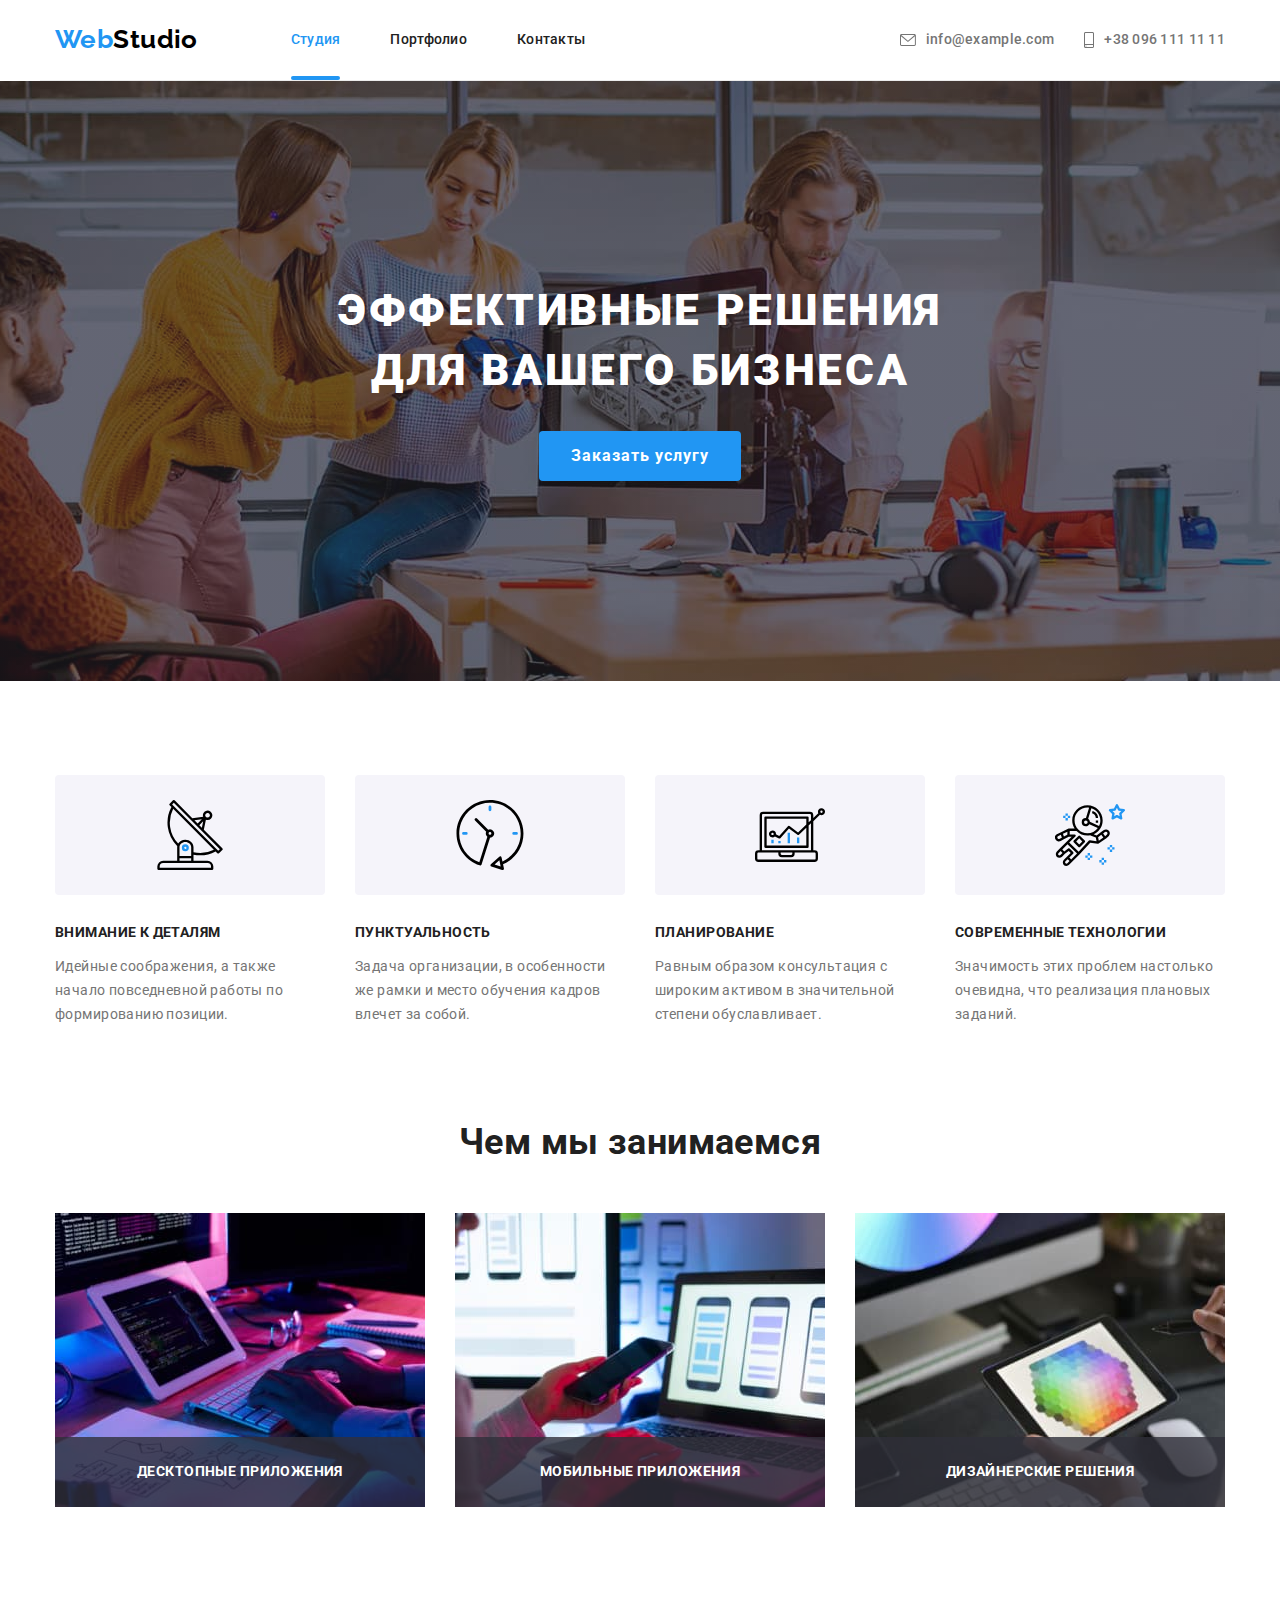
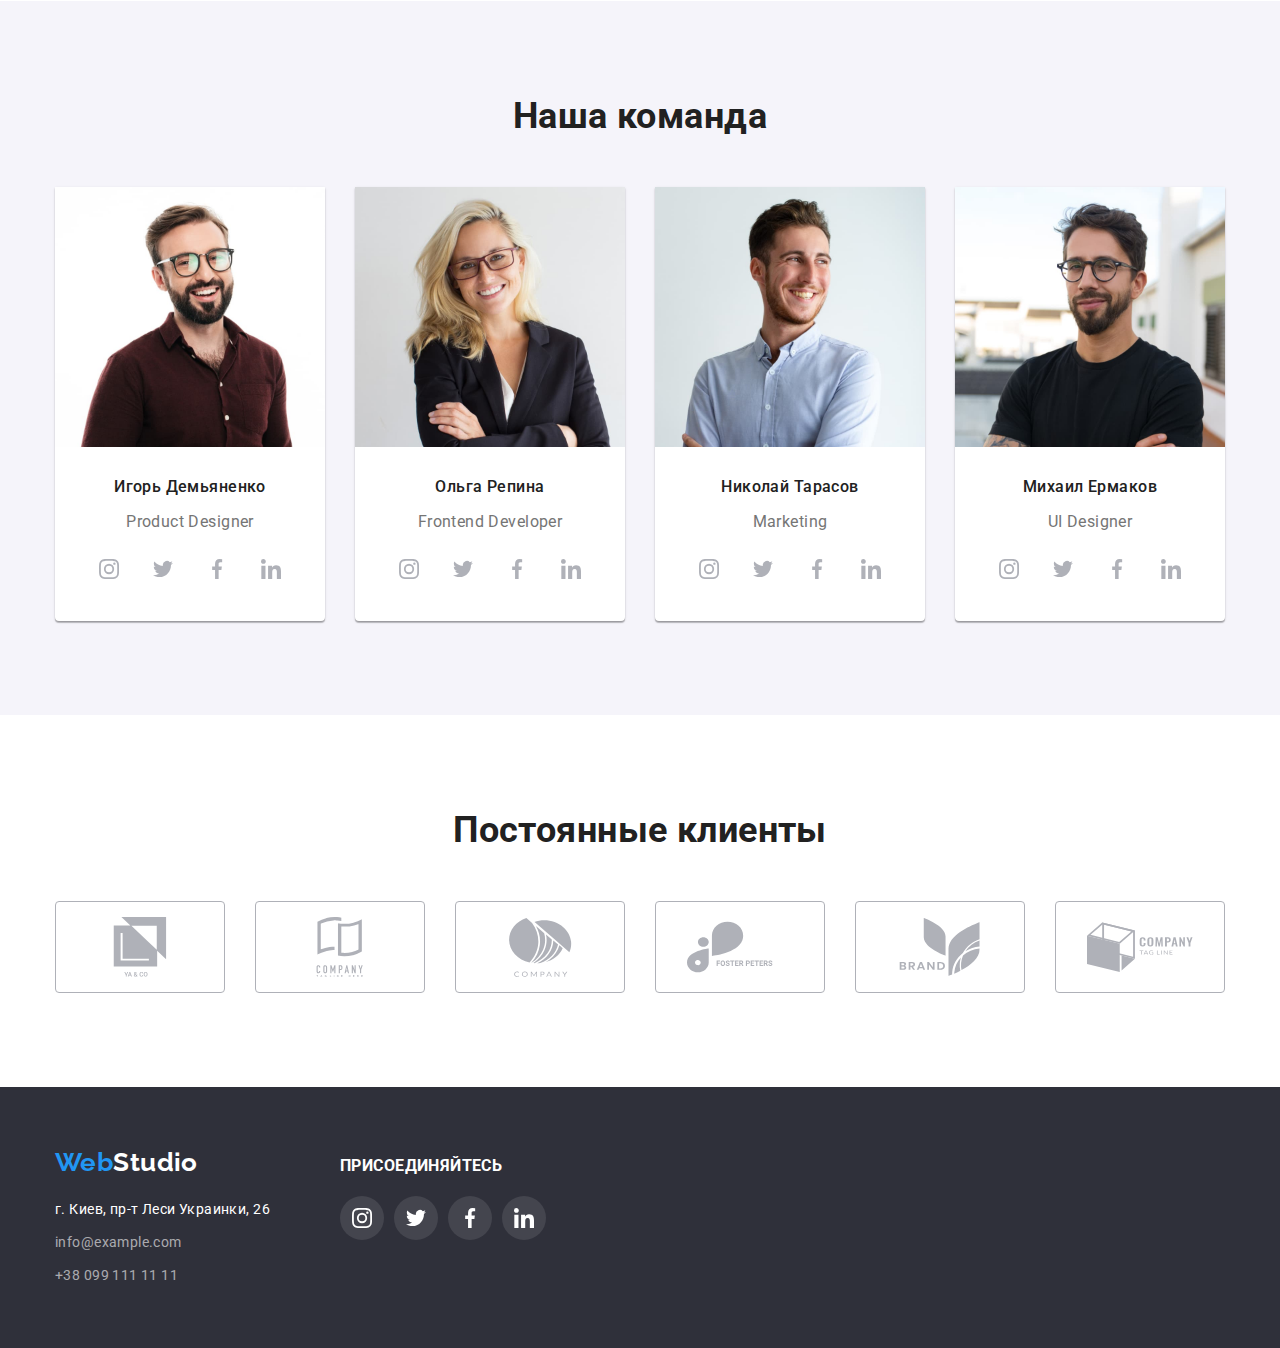
<file: index.html>
<!DOCTYPE html>
<html lang="ru">
  <head>
    <meta charset="UTF-8" />
    <meta http-equiv="X-UA-Compatible" content="IE=edge" />
    <meta name="viewport" content="width=device-width, initial-scale=1.0" />
    <link
      href="https://fonts.googleapis.com/css2?family=Raleway:wght@700&family=Roboto:wght@400;500;700;900&display=swap"
      rel="stylesheet"
    />
    <link
      rel="stylesheet"
      href="https://cdnjs.cloudflare.com/ajax/libs/modern-normalize/1.1.0/modern-normalize.min.css"
    />
    <link rel="stylesheet" href="./css/style.css" />
    <title>Document</title>
  </head>

  <body>
    <!--ШАПКА-->

    <header>
      <div class="container main-nav">
        <nav class="logo-nav">
          <a href="./index.html" lang="en" class="logo">
            <span class="logo-color">Web</span>Studio</a
          >
          <ul class="site-nav list">
            <li class="item">
              <a href="./index.html" class="link current">Студия</a>
            </li>
            <li class="item">
              <a href="./portfolio.html" class="link">Портфолио</a>
            </li>
            <li class="item">
              <a href="#" class="link">Контакты</a>
            </li>
          </ul>
        </nav>

        <ul class="auth-nav list">
          <li class="item">
            <a class="contact-list" href="mailto:info@devstudio.com">
              <svg class="contact-icon" aria-hidden="true" width="16" height="12">
                <use href="./images/icons.svg.svg#icon-envelope"></use>
              </svg>
              info@example.com
            </a>
          </li>
          <li class="item">
            <a class="contact-list" href="tel:+380961111111">
              <svg class="contact-icon" aria-hidden="true" width="10" height="16">
                <use href="./images/icons.svg.svg#icon-smartphone"></use>
              </svg>
              +38 096 111 11 11
            </a>
          </li>
        </ul>
      </div>
    </header>

    <!--Контент-->

    <main>
      <!-- Герой-->

      <section class="hero">
        <h1 class="title">Эффективные решения для вашего бизнеса</h1>
        <button type="button" class="button" data-modal-open>Заказать услугу</button>
      </section>

      <!--Особенности-->

      <section class="section">
        <div class="container">
          <h2 class="visually-hidden">Особенности</h2>
          <ul class="list features">
            <li class="item">
              <div class="icon-item">
                <svg class="icon-features">
                  <use href="./images/icons.svg.svg#icon-antenna"></use>
                </svg>
              </div>
              <h3 class="features-list">Внимание к деталям</h3>
              <p class="text">
                Идейные соображения, а также начало повседневной работы по формированию позиции.
              </p>
            </li>
            <li class="item">
              <div class="icon-item">
                <svg class="icon-features">
                  <use href="./images/icons.svg.svg#icon-clock" width="70" height="70"></use>
                </svg>
              </div>
              <h3 class="features-list">Пунктуальность</h3>
              <p class="text">
                Задача организации, в особенности же рамки и место обучения кадров влечет за собой.
              </p>
            </li>
            <li class="item">
              <div class="icon-item">
                <svg class="icon-features">
                  <use href="./images/icons.svg.svg#icon-diagram" width="70" height="70"></use>
                </svg>
              </div>
              <h3 class="features-list">Планирование</h3>
              <p class="text">
                Равным образом консультация с широким активом в значительной степени обуславливает.
              </p>
            </li>
            <li class="item">
              <div class="icon-item">
                <svg class="icon-features">
                  <use href="./images/icons.svg.svg#icon-astronaut" width="70" height="70"></use>
                </svg>
              </div>
              <h3 class="features-list">Современные технологии</h3>
              <p class="text">
                Значимость этих проблем настолько очевидна, что реализация плановых заданий.
              </p>
            </li>
          </ul>
        </div>
      </section>

      <!--Чем мы занимаемся-->

      <section class="section-box">
        <div class="container">
          <h2 class="section-title">Чем мы занимаемся</h2>
          <ul class="list image">
            <li class="item">
              <div class="thumb">
                <img src="./images/img_6.jpg" alt="набор тексту на клавиатуре" width="370" />
                <div class="text-thumb">
                  <p>Десктопные приложения</p>
                </div>
              </div>
            </li>
            <li class="item">
              <div class="thumb">
                <img src="./images/img_5.jpg" alt="смартфон в руке" width="370" />
                <div class="text-thumb">
                  <p>Мобильные приложения</p>
                </div>
              </div>
            </li>
            <li class="item">
              <div class="thumb">
                <img src="./images/img_0.jpg" alt="планшет з гамой цветов" width="370" />
                <div class="text-thumb">
                  <p>Дизайнерские решения</p>
                </div>
              </div>
            </li>
          </ul>
        </div>
      </section>

      <!--Наша команда-->

      <section class="team-box">
        <div class="container">
          <h2 class="section-title team-name">Наша команда</h2>
          <ul class="list team">
            <li class="element-team">
              <img src="./images/img_1.jpg" alt="Работник 1" width="270" height="260" />
              <div class="team-title">
                <h3 class="section-name">Игорь Демьяненко</h3>
                <p lang="en" class="position">Product Designer</p>
                <ul class="list social-list-team">
                  <li class="social-link-team">
                    <a href="#" class="area-icon-team" aria-label="Ссылка на instagram">
                      <svg class="social-logo-team">
                        <use href="./images/icons.svg.svg#icon-instagram"></use>
                      </svg>
                    </a>
                  </li>
                  <li class="social-link-team">
                    <a href="#" class="area-icon-team" aria-label="Ссылка на twitter">
                      <svg class="social-logo-team">
                        <use href="./images/icons.svg.svg#icon-twitter"></use>
                      </svg>
                    </a>
                  </li>
                  <li class="social-link-team">
                    <a href="#" class="area-icon-team" aria-label="Ссылка на facebook">
                      <svg class="social-logo-team">
                        <use href="./images/icons.svg.svg#icon-facebook"></use>
                      </svg>
                    </a>
                  </li>
                  <li class="social-link-team">
                    <a href="#" class="area-icon-team" aria-label="Ссылка на linkedin">
                      <svg class="social-logo-team">
                        <use href="./images/icons.svg.svg#icon-linkedin"></use>
                      </svg>
                    </a>
                  </li>
                </ul>
              </div>
            </li>
            <li class="element-team">
              <img src="./images/img_2.jpg" alt="Работник 2" width="270" height="260" />
              <div class="team-title">
                <h3 class="section-name">Ольга Репина</h3>
                <p lang="en" class="position">Frontend Developer</p>
                <ul class="list social-list-team">
                  <li class="social-link-team">
                    <a href="#" class="area-icon-team" aria-label="Ссылка на instagram">
                      <svg class="social-logo-team">
                        <use href="./images/icons.svg.svg#icon-instagram"></use>
                      </svg>
                    </a>
                  </li>
                  <li class="social-link-team">
                    <a href="#" class="area-icon-team" aria-label="Ссылка на twitter">
                      <svg class="social-logo-team">
                        <use href="./images/icons.svg.svg#icon-twitter"></use>
                      </svg>
                    </a>
                  </li>
                  <li class="social-link-team">
                    <a href="#" class="area-icon-team" aria-label="Ссылка на facebook">
                      <svg class="social-logo-team">
                        <use href="./images/icons.svg.svg#icon-facebook"></use>
                      </svg>
                    </a>
                  </li>
                  <li class="social-link-team">
                    <a href="#" class="area-icon-team" aria-label="Ссылка на linkedin">
                      <svg class="social-logo-team">
                        <use href="./images/icons.svg.svg#icon-linkedin"></use>
                      </svg>
                    </a>
                  </li>
                </ul>
              </div>
            </li>
            <li class="element-team">
              <img src="./images/img_3.jpg" alt="Работник 3" width="270" height="260" />
              <div class="team-title">
                <h3 class="section-name">Николай Тарасов</h3>
                <p lang="en" class="position">Marketing</p>
                <ul class="list social-list-team">
                  <li class="social-link-team">
                    <a href="#" class="area-icon-team" aria-label="Ссылка на instagram">
                      <svg class="social-logo-team">
                        <use href="./images/icons.svg.svg#icon-instagram"></use>
                      </svg>
                    </a>
                  </li>
                  <li class="social-link-team">
                    <a href="#" class="area-icon-team" aria-label="Ссылка на twitter">
                      <svg class="social-logo-team">
                        <use href="./images/icons.svg.svg#icon-twitter"></use>
                      </svg>
                    </a>
                  </li>
                  <li class="social-link-team">
                    <a href="#" class="area-icon-team" aria-label="Ссылка на facebook">
                      <svg class="social-logo-team">
                        <use href="./images/icons.svg.svg#icon-facebook"></use>
                      </svg>
                    </a>
                  </li>
                  <li class="social-link-team">
                    <a href="#" class="area-icon-team" aria-label="Ссылка на linkedin">
                      <svg class="social-logo-team">
                        <use href="./images/icons.svg.svg#icon-linkedin"></use>
                      </svg>
                    </a>
                  </li>
                </ul>
              </div>
            </li>
            <li class="element-team">
              <img src="./images/img_4.jpg" alt="Работник 4" width="270" height="260" />
              <div class="team-title">
                <h3 class="section-name">Михаил Ермаков</h3>
                <p lang="en" class="position">UI Designer</p>
                <ul class="list social-list-team">
                  <li class="social-link-team">
                    <a href="#" class="area-icon-team" aria-label="Ссылка на instagram">
                      <svg class="social-logo-team">
                        <use href="./images/icons.svg.svg#icon-instagram"></use>
                      </svg>
                    </a>
                  </li>
                  <li class="social-link-team">
                    <a href="#" class="area-icon-team" aria-label="Ссылка на twitter">
                      <svg class="social-logo-team">
                        <use href="./images/icons.svg.svg#icon-twitter"></use>
                      </svg>
                    </a>
                  </li>
                  <li class="social-link-team">
                    <a href="#" class="area-icon-team" aria-label="Ссылка на facebook">
                      <svg class="social-logo-team">
                        <use href="./images/icons.svg.svg#icon-facebook"></use>
                      </svg>
                    </a>
                  </li>
                  <li class="social-link-team">
                    <a href="#" class="area-icon-team" aria-label="Ссылка на linkedin">
                      <svg class="social-logo-team">
                        <use href="./images/icons.svg.svg#icon-linkedin"></use>
                      </svg>
                    </a>
                  </li>
                </ul>
              </div>
            </li>
          </ul>
        </div>
      </section>

      <!--Клиенты-->

      <section class="section">
        <div class="container">
          <h2 class="section-title">Постоянные клиенты</h2>
          <ul class="client-list">
            <li class="list client">
              <a href="#" class="item-client">
                <svg class="client-logo">
                  <use href="./images/icons.svg.svg#icon-Union"></use>
                </svg>
              </a>
            </li>
            <li class="list client">
              <a href="#" class="item-client">
                <svg class="client-logo">
                  <use href="./images/icons.svg.svg#icon-group_5"></use>
                </svg>
              </a>
            </li>
            <li class="list client">
              <a href="#" class="item-client">
                <svg class="client-logo">
                  <use href="./images/icons.svg.svg#icon-group_1"></use>
                </svg>
              </a>
            </li>
            <li class="list client">
              <a href="#" class="item-client">
                <svg class="client-logo">
                  <use href="./images/icons.svg.svg#icon-group_2"></use>
                </svg>
              </a>
            </li>
            <li class="list client">
              <a href="#" class="item-client">
                <svg class="client-logo">
                  <use href="./images/icons.svg.svg#icon-group_3"></use>
                </svg>
              </a>
            </li>
            <li class="list client">
              <a href="#" class="item-client">
                <svg class="client-logo">
                  <use href="./images/icons.svg.svg#icon-group_4"></use>
                </svg>
              </a>
            </li>
          </ul>
        </div>
      </section>
    </main>

    <!--Подвал-->

    <footer class="footer">
      <div class="container footer-list">
        <div class="footer-nav">
          <a href="./index.html" lang="en" class="logo-footer">
            <span class="logo-color">Web</span>Studio</a
          >

          <address>
            <ul class="list">
              <li class="item">
                <a
                  href="https://goo.gl/maps/piqngm7oDQpEDh6u6"
                  target="_blank"
                  rel="noopener nofollow noreferrer"
                  class="map"
                >
                  г. Киев, пр-т Леси Украинки, 26
                </a>
              </li>
              <li class="item">
                <a href="mailto:info@example.com" class="contacts">info@example.com</a>
              </li>
              <li class="item">
                <a href="tel:+380991111111" class="contacts">+38 099 111 11 11</a>
              </li>
            </ul>
          </address>
        </div>
        <div class="socials">
          <h3 class="socials-title">присоединяйтесь</h3>
          <ul class="list social-list">
            <li class="social-link">
              <a href="#" class="area-icon" aria-label="Ссылка на instagram">
                <svg class="social-logo">
                  <use href="./images/icons.svg.svg#icon-instagram"></use>
                </svg>
              </a>
            </li>
            <li class="social-link">
              <a href="#" class="area-icon" aria-label="Ссылка на twitter">
                <svg class="social-logo">
                  <use href="./images/icons.svg.svg#icon-twitter"></use>
                </svg>
              </a>
            </li>
            <li class="social-link">
              <a href="#" class="area-icon" aria-label="Ссылка на facebook">
                <svg class="social-logo">
                  <use href="./images/icons.svg.svg#icon-facebook"></use>
                </svg>
              </a>
            </li>
            <li class="social-link">
              <a href="#" class="area-icon" aria-label="Ссылка на linkedin">
                <svg class="social-logo">
                  <use href="./images/icons.svg.svg#icon-linkedin"></use>
                </svg>
              </a>
            </li>
          </ul>
        </div>
      </div>
    </footer>

    <!--MOdal-->

    <div class="backdrop is-hidden" data-modal>
      <div class="modal">
        <button type="button" class="close-button" data-modal-close>
          <svg class="close-button-icon">
            <use href="./images/icons.svg.svg#close-black"></use>
          </svg>
        </button>
      </div>
    </div>

    <script src="./js/modal.js"></script>
  </body>
</html>
</file>
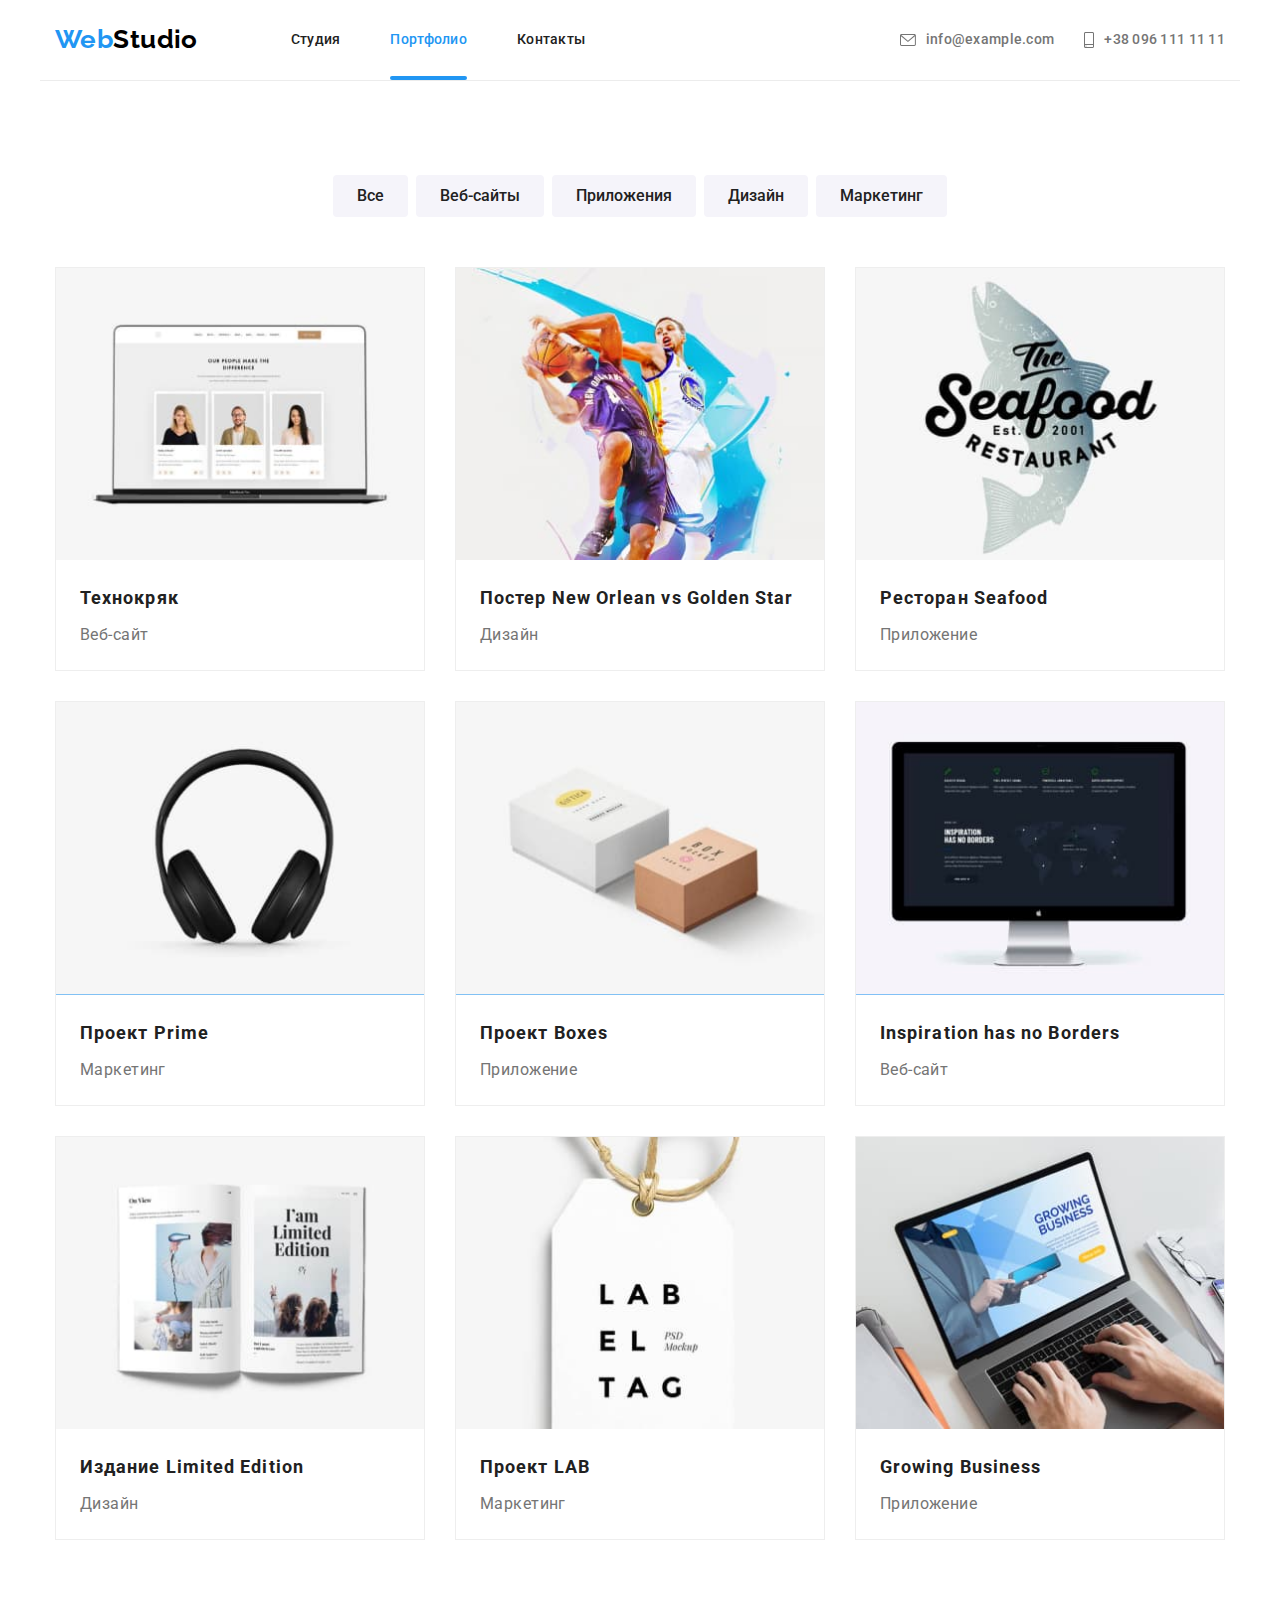
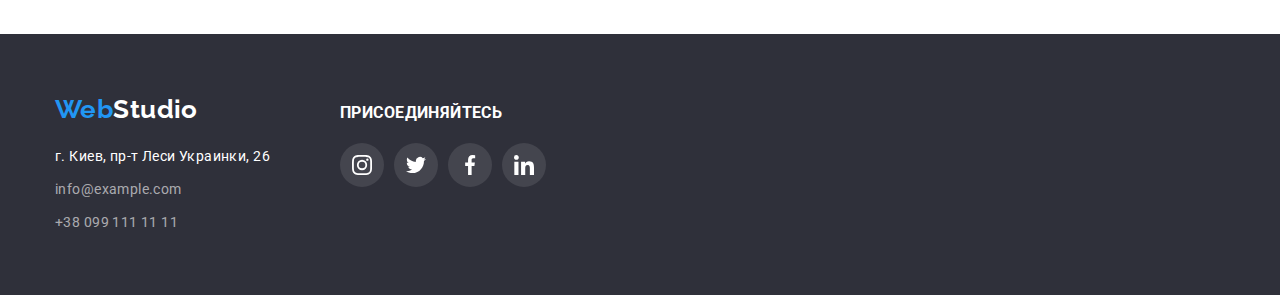
<file: portfolio.html>
<!DOCTYPE html>
<html lang="ru">
  <head>
    <meta charset="UTF-8" />
    <meta http-equiv="X-UA-Compatible" content="IE=edge" />
    <meta name="viewport" content="width=device-width, initial-scale=1.0" />
    <link
      href="https://fonts.googleapis.com/css2?family=Raleway:wght@700&family=Roboto:wght@400;500;700;900&display=swap"
      rel="stylesheet"
    />
    <link
      rel="stylesheet"
      href="https://cdnjs.cloudflare.com/ajax/libs/modern-normalize/1.1.0/modern-normalize.min.css"
    />
    <link rel="stylesheet" href="./css/style.css" />
    <title>Document</title>
  </head>

  <body>
    <!--ШАПКА-->

    <header>
      <div class="container main-nav">
        <nav class="logo-nav">
          <a href="./index.html" lang="en" class="logo"
            ><span class="logo-color">Web</span>Studio</a
          >
          <ul class="site-nav list">
            <li class="item"><a href="./index.html" class="link">Студия</a></li>
            <li class="item"><a href="./portfolio.html" class="link current">Портфолио</a></li>
            <li class="item"><a href="#" class="link">Контакты</a></li>
          </ul>
        </nav>

        <ul class="auth-nav list">
          <li class="item">
            <a class="contact-list" href="mailto:info@devstudio.com">
              <svg class="contact-icon" aria-hidden="true" width="16" height="12">
                <use href="./images/icons.svg.svg#icon-envelope"></use>
              </svg>
              info@example.com
            </a>
          </li>
          <li class="item">
            <a class="contact-list" href="tel:+380961111111">
              <svg class="contact-icon" aria-hidden="true" width="10" height="16">
                <use href="./images/icons.svg.svg#icon-smartphone"></use>
              </svg>
              +38 096 111 11 11
            </a>
          </li>
        </ul>
      </div>
    </header>

    <!--Контент-->

    <main>
      <section class="section">
        <div class="container">
          <h1 class="visually-hidden">Наше Портфолио</h1>
          <ul class="list button-item">
            <li class="item">
              <button type="button" class="button-portfolio active">Все</button>
            </li>
            <li class="item">
              <button type="button" class="button-portfolio">Веб-сайты</button>
            </li>
            <li class="item">
              <button type="button" class="button-portfolio">Приложения</button>
            </li>
            <li class="item">
              <button type="button" class="button-portfolio">Дизайн</button>
            </li>
            <li class="item">
              <button type="button" class="button-portfolio">Маркетинг</button>
            </li>
          </ul>

          <!--cards-->

          <ul class="list cards">
            <li class="element">
              <a class="element-item link" href="#">
                <div class="overlay-block">
                  <img
                    class="element-img"
                    src="./images/portfolio/img_1.jpg"
                    alt="открыть ноутбук"
                    width="370"
                  />
                  <div class="overlay">
                    <p>
                      Ресурс предлагает комплексные предложения с разным уровнем функционала и
                      сервисов. Все это позволит посетителю получить исчерпывающие сведения о
                      компании или частном лице.
                    </p>
                  </div>
                </div>
                <div class="card-title">
                  <h2 class="works">Технокряк</h2>
                  <p class="work-program">Веб-сайт</p>
                </div>
              </a>
            </li>
            <li class="element">
              <a class="element-item link" href="#">
                <div class="overlay-block">
                  <img src="./images/portfolio/img_2.jpg" alt="игроки в баскетбол" width="370" />
                  <div class="overlay">
                    <p>
                      Ресурс предлагает комплексные предложения с разным уровнем функционала и
                      сервисов. Все это позволит посетителю получить исчерпывающие сведения о
                      компании или частном лице.
                    </p>
                  </div>
                </div>

                <div class="card-title">
                  <h2 class="works">Постер New Orlean vs Golden Star</h2>
                  <p class="work-program">Дизайн</p>
                </div>
              </a>
            </li>
            <li class="element">
              <a class="element-item link" href="#">
                <div class="overlay-block">
                  <img src="./images/portfolio/img_3.jpg" alt="логотип с рыбой" width="370" />
                  <div class="overlay">
                    <p>
                      Ресурс предлагает комплексные предложения с разным уровнем функционала и
                      сервисов. Все это позволит посетителю получить исчерпывающие сведения о
                      компании или частном лице.
                    </p>
                  </div>
                </div>
                <div class="card-title">
                  <h2 class="works">Ресторан Seafood</h2>
                  <p class="work-program">Приложение</p>
                </div>
              </a>
            </li>
            <li class="element">
              <a class="element-item link" href="#">
                <div class="overlay-block">
                  <img src="./images/portfolio/img_4.jpg" alt="студийные наушники" width="370" />
                  <div class="overlay">
                    <p>
                      Ресурс предлагает комплексные предложения с разным уровнем функционала и
                      сервисов. Все это позволит посетителю получить исчерпывающие сведения о
                      компании или частном лице.
                    </p>
                  </div>
                </div>
                <div class="card-title">
                  <h2 class="works">Проект Prime</h2>
                  <p class="work-program">Маркетинг</p>
                </div>
              </a>
            </li>
            <li class="element">
              <a class="element-item link" href="#">
                <div class="overlay-block">
                  <img src="./images/portfolio/img_5.jpg" alt="две коробки" width="370" />
                  <div class="overlay">
                    <p>
                      Ресурс предлагает комплексные предложения с разным уровнем функционала и
                      сервисов. Все это позволит посетителю получить исчерпывающие сведения о
                      компании или частном лице.
                    </p>
                  </div>
                </div>
                <div class="card-title">
                  <h2 class="works">Проект Boxes</h2>
                  <p class="work-program">Приложение</p>
                </div>
              </a>
            </li>
            <li class="element">
              <a class="element-item link" href="#">
                <div class="overlay-block">
                  <img src="./images/portfolio/img_6.jpg" alt="монитор MAC" width="370" />
                  <div class="overlay">
                    <p>
                      Ресурс предлагает комплексные предложения с разным уровнем функционала и
                      сервисов. Все это позволит посетителю получить исчерпывающие сведения о
                      компании или частном лице.
                    </p>
                  </div>
                </div>
                <div class="card-title">
                  <h2 class="works">Inspiration has no Borders</h2>
                  <p class="work-program">Веб-сайт</p>
                </div>
              </a>
            </li>
            <li class="element">
              <a class="element-item link" href="#">
                <div class="overlay-block">
                  <img src="./images/portfolio/img_7.jpg" alt="открытый журнал" width="370" />
                  <div class="overlay">
                    <p>
                      Ресурс предлагает комплексные предложения с разным уровнем функционала и
                      сервисов. Все это позволит посетителю получить исчерпывающие сведения о
                      компании или частном лице.
                    </p>
                  </div>
                </div>
                <div class="card-title">
                  <h2 class="works">Издание Limited Edition</h2>
                  <p class="work-program">Дизайн</p>
                </div>
              </a>
            </li>
            <li class="element">
              <a class="element-item link" href="#">
                <div class="overlay-block">
                  <img src="./images/portfolio/img_8.jpg" alt="бирка" width="370" />
                  <div class="overlay">
                    <p>
                      Ресурс предлагает комплексные предложения с разным уровнем функционала и
                      сервисов. Все это позволит посетителю получить исчерпывающие сведения о
                      компании или частном лице.
                    </p>
                  </div>
                </div>
                <div class="card-title">
                  <h2 class="works">Проект LAB</h2>
                  <p class="work-program">Маркетинг</p>
                </div>
              </a>
            </li>
            <li class="element">
              <a class="element-item link" href="#">
                <div class="overlay-block">
                  <img src="./images/portfolio/img_9.jpg" alt="работа за ноутбуком" width="370" />
                  <div class="overlay">
                    <p>
                      Ресурс предлагает комплексные предложения с разным уровнем функционала и
                      сервисов. Все это позволит посетителю получить исчерпывающие сведения о
                      компании или частном лице.
                    </p>
                  </div>
                </div>
                <div class="card-title">
                  <h2 class="works">Growing Business</h2>
                  <p class="work-program">Приложение</p>
                </div>
              </a>
            </li>
          </ul>
      </section>
    </main>

    <!--Підвал-->

    <footer class="footer">
      <div class="container footer-list">
        <div class="footer-nav">
          <a href="./index.html" lang="en" class="logo-footer"
            ><span class="logo-color">Web</span>Studio</a
          >

          <address>
            <ul class="list">
              <li class="item">
                <a
                  href="https://goo.gl/maps/piqngm7oDQpEDh6u6"
                  target="_blank"
                  rel="noopener nofollow noreferrer"
                  class="map"
                >
                  г. Киев, пр-т Леси Украинки, 26
                </a>
              </li>
              <li class="item">
                <a href="mailto:info@example.com" class="contacts">info@example.com</a>
              </li>
              <li class="item">
                <a href="tel:+380991111111" class="contacts">+38 099 111 11 11</a>
              </li>
            </ul>
          </address>
        </div>
        <div class="socials">
          <h3 class="socials-title">присоединяйтесь</h3>
          <ul class="list social-list">
            <li class="social-link">
              <a href="#" class="area-icon" aria-label="Ссылка на instagram">
                <svg class="social-logo">
                  <use href="./images/icons.svg.svg#icon-instagram"></use>
                </svg>
              </a>
            </li>
            <li class="social-link">
              <a href="#" class="area-icon" aria-label="Ссылка на twitter">
                <svg class="social-logo">
                  <use href="./images/icons.svg.svg#icon-twitter"></use>
                </svg>
              </a>
            </li>
            <li class="social-link">
              <a href="#" class="area-icon" aria-label="Ссылка на facebook">
                <svg class="social-logo">
                  <use href="./images/icons.svg.svg#icon-facebook"></use>
                </svg>
              </a>
            </li>
            <li class="social-link">
              <a href="#" class="area-icon" aria-label="Ссылка на linkedin">
                <svg class="social-logo">
                  <use href="./images/icons.svg.svg#icon-linkedin"></use>
                </svg>
              </a>
            </li>
          </ul>
        </div>
      </div>
    </footer>
  </body>
</html>
</file>
<file: css/style.css>
:root{
--primary-text-color: #757575;
--title-text-color: #212121;
--accent-color: #2196F3;
--primery-white-color: #FFFFFF;
--secondery-bgc-black: #2F303A;
--section-bgc-grey: #F5F4FA;
--cubik-timing: cubic-bezier(0.4, 0, 0.2, 1);
}


body{
background-color: var(--primery-white-color);
color: var(--primary-text-color);
font-family: 'Roboto';
font-size: 14px;
line-height: 1.14;
letter-spacing: 0.03em;
}

html {
    box-sizing: border-box;
}

*,
*::after,
*::before {
    box-sizing: inherit;
}

/* Стили для обнуления верхних отступов у элементов */
h1,
h2,
h3,
h4,
h5,
h6,
p {
    margin-top: 0;
}

/* Класс для обнуления базовых свойств у списков (ul) */
.list {
    list-style: none;
    padding-left: 0;
    margin: 0;
}

/* Класс для обнуления базовых свойств у ссылок */
.link {
    text-decoration: none;
    color: inherit;
}

/* Свойства для корректного отображения картинок */
img {
    display: block;
    max-width: 100%;
    height: auto;
}

/* Свойства для обнуления курсива у address */
address {
    font-style: normal;
}

.container {
    margin-left: auto;
    margin-right: auto;
    width: 1200px;
    padding-left: 15px;
    padding-right: 15px;
}

/* ШАПКА */

.main-nav{
display: flex;
align-items: center;
justify-content: space-between;
border-bottom: 1px solid #ECECEC;
}

.logo{
padding-top: 24px;
padding-bottom: 25px;

color: #000000;

font-family: 'Raleway', sans-serif;  
font-weight: 700;
font-size: 26px;
line-height: 1.19;
text-decoration: none;
transition: color 250ms var(--cubik-timing);
}

.logo-color{
color: var(--accent-color);
font-family: 'Raleway', sans-serif;
font-weight: 700;
font-size: 26px;
line-height: 1.19;
text-decoration: none;
}

.logo:hover,
.logo:focus{
color: var(--accent-color);
}

.logo-nav{
display: flex;
align-items: center;
}

.site-nav{
display: flex;
margin-left: 93px;

}

.site-nav .link::after{
content: '';

position: absolute;
left: 0;
bottom:0;
display: block;
width: 100%;
height: 4px;
border-radius: 2px;
background-color: var(--accent-color);

opacity: 0;
/*transition: opacity 250ms cubic-bezier(0.4, 0, 0.2, 1) ;*/
}

.site-nav .item+ .item{
margin-left: 50px;
}


.site-nav .link{
display: block;
padding-top: 32px;
padding-bottom: 32px;
color: var(--title-text-color);

font-weight: 500;
letter-spacing: 0.02em;
text-decoration: none;

position: relative;
transition: color 250ms var(--cubik-timing);
}

.link.current::after{
opacity: 1;
}

.site-nav .link:hover,
.site-nav .link:focus{
color: var(--accent-color);

}
.link.current{
color: var(--accent-color);}

.auth-nav{
display: flex;
align-items: center;
}

.auth-nav .item+ .item{
margin-left: 30px;
}

.auth-nav a{
display: flex;
padding-top: 32px;
padding-bottom: 32px;

color: var(--primary-text-color);

font-weight: 500;
letter-spacing: 0.02em;
text-decoration: none;
transition: color 250ms var(--cubik-timing);
}

.auth-nav a:hover,
.auth-nav a:focus{
color: var(--accent-color);
}

.contact-list:hover .contact-icon,
.contact-list:focus .contact-icon{
fill: var(--accent-color);
}

.contact-list{
    align-items: center;
}

.contact-icon{
justify-content: center;
align-items: center;
margin-right: 10px;
fill: var(--primary-text-color);
transition: fill 250ms var(--cubik-timing);
}

/* ГЕРОЙ */

.visually-hidden {
    position: absolute;
    width: 1px;
    height: 1px;
    margin: -1px;
    border: 0;
    padding: 0;

    white-space: nowrap;
    clip-path: inset(100%);
    clip: rect(0 0 0 0);
    overflow: hidden;
}

.hero{
text-align: center;
padding: 200px 0;
color: var(--primery-white-color);
max-width: 1600px;
height: 600px;
margin-left: auto;
margin-right: auto;
background-image:linear-gradient(to right, rgba(47, 48, 58, 0.4), rgba(47, 48, 58, 0.4)),
url('../images/office.jpg');
background-color: #C4C4C4;
background-size: cover;
background-repeat: no-repeat;
background-position: center;
}


.title {
width: 693px;
margin-right: auto;
margin-left: auto;
margin-top: 0;
margin-bottom: 30px;

color: var(--primery-white-color);
font-weight: 900;
font-size: 44px;
line-height: 1.36;
text-align: center;
letter-spacing: 0.06em;
text-transform: uppercase;
}

.button{
border-radius: 4px;
padding: 10px 32px;
border-color: var(--accent-color);
border: none;

color: var(--primery-white-color);
background-color: var(--accent-color);

font-family: inherit;
font-weight: 700;
font-size: 16px;
line-height: 1.88;
align-items: center;
text-align: center;
letter-spacing: 0.06em;
cursor: pointer;
transition: background-color 250ms var(--cubik-timing);


}

.button:hover,
.button:focus{
background-color: #188CE8;
}

.is-hidden{
visibility: hidden;
opacity: 0;
pointer-events: none;
}


/* MODAL*/


.modal{
position: absolute;
top: 50%;
left: 50%;
transform: translate(-50%, -50%);
width: 528px;
min-height: 600px;

background: var(--primery-white-color);
box-shadow: 0px 1px 3px rgba(0, 0, 0, 0.12), 0px 1px 1px rgba(0, 0, 0, 0.14), 0px 2px 1px rgba(0, 0, 0, 0.2);
border-radius: 4px;
opacity: 1;
visibility: visible;
}

.backdrop{
position: fixed;
z-index: 20;
top: 0;
left: 0;
width: 100%;
height: 100%;
background: rgba(0, 0, 0, 0.2);
transition: opacity 250ms var(--cubik-timing), visibility 250ms var(--cubik-timing);
}

.close-button{
position: absolute;
top: 8px;
right: 8px;
width: 30px;
height: 30px;
padding: 0;

background: #FFFFFF;
border: 1px solid rgba(0, 0, 0, 0.1);
border-radius: 50% 50%;
}

.close-button-icon{
position: absolute;
width: 18px;
height: 18px;
top: 50%;
left: 50%;
transform: translate(-50%, -50%);
}



/* Особенности*/


.section{
padding: 94px 0;
}

.features{
display: flex;
}

.icon-item{
    display: flex;
width: 270px;
height: 120px;
    margin-left: auto;
    margin-right: auto;
    margin-bottom: 30px;
   background-color: var(--section-bgc-grey);
    border-radius: 4px;
    justify-content: center;
    align-items: center;
}

.icon-features{
width: 70px;
height: 70px;
}

.features .item+ .item{
margin-left: 30px;
}

.features-list{
color:var(--title-text-color);
font-size: 14px;
font-weight: 700;
text-transform: uppercase;
}

.text{
margin-top: 0px;
margin-bottom: 0px;
color: var(--primary-text-color);
line-height: 1.71;
}


/*Чем мы занимаемся*/


.section-box{
padding-bottom: 94px;
}

.image{
display: flex;
margin-top: 50px;
}

.image .item{
margin-left: auto;
margin-right: auto;

}
.image .item+.item {
    margin-left: 30px;
}

.section-title{
margin-bottom: 0px;

color: var(--title-text-color);
font-weight: 700;
font-size: 36px;
line-height: 1.17;
text-align: center;
}

.thumb{
position: relative;
}

.text-thumb{
position: absolute;
bottom: 0;

width: 100%;
background: rgba(47, 48, 58, 0.8);
}

.text-thumb>p{
font-weight: 700;   
text-align: center;
text-transform: uppercase;
color: var(--primery-white-color);

padding: 27px;
margin: 0px;
}


/*Наша команда*/


.team-box{
    padding: 94px 0;
background-color: var(--section-bgc-grey);
}

.team{
display: flex;

}
.team-name{
margin-bottom: 50px;
}

.element-team{
box-shadow: 0px 1px 3px rgba(0, 0, 0, 0.12), 0px 1px 1px rgba(0, 0, 0, 0.14), 0px 2px 1px rgba(0, 0, 0, 0.2);
border-radius: 0px 0px 4px 4px;

background-color: var(--primery-white-color);
}

.team .element-team+.element-team{
    margin-left: 30px;
}

.section-name {
color: var(--title-text-color);
font-weight: 500;
font-size: 16px;
line-height: 1.19;
text-align: center;}

.team-title{
padding: 30px 0;
}

.position{
font-size: 16px;
line-height: 1.19;
text-align: center;
margin-bottom: 0px;
}

.social-list-team{
display: flex;
justify-content: center;
margin-top: 16px;
}

.social-list-team .social-link-team+.social-link-team {
    margin-left: 10px;
}

.social-logo-team {
    width: 20px;
    height: 20px;
    
}

.area-icon-team {
    display: flex;
    width: 44px;
    height: 44px;
    background: var(--primery-white-color);
    border-radius: 50%;
    background-size: 20px;
    justify-content: center;
    align-items: center;
    fill: #AFB1B8;
    transition: fill 250ms var(--cubik-timing), background 250ms var(--cubik-timing);
}

.area-icon-team:hover,
.area-icon-team:focus{
background: var(--accent-color);
fill: var(--primery-white-color);
}


/* Клиенты */



.client-list{
display: flex;
margin-top: 50px;
margin-bottom: 0px;
padding: 0px;
}

.client-list .client+.client{
margin-left: 30px;
}

.item-client{
display: flex;
width: 170px;
height: 92px;
    margin-left: auto;
    margin-right: auto;
    border: 1px solid #AFB1B8;
    border-radius: 4px;
    justify-content: center;
    align-items: center;
    fill: #AFB1B8;
    transition: fill 250ms var(--cubik-timing), border 250ms var(--cubik-timing);
}


.client-logo{
width: 106px;
height: 60px;

}

.item-client:hover,
.item-client:focus{
border:1px solid var(--accent-color);
fill: var(--accent-color);
}


/* Подвал */


.footer{
padding: 60px 0;
background-color: var(--secondery-bgc-black);
}
.container.footer-list{
display: flex;
align-items: baseline;
}

.map{
color:var(--primery-white-color);
line-height: 1.71;
}


.contacts{
color: rgba(255, 255, 255, 0.6);
line-height: 1.71;  
transition: color 250ms var(--cubik-timing);
}

.contacts:hover,
.contacts:focus{
color: var(--accent-color);
}

.map, .contacts{
font-style: normal;
text-decoration: none;
}



.logo-footer{
display: inline-block;
margin-bottom: 20px;

color: var(--primery-white-color);
font-family: 'Raleway', sans-serif;
font-weight: 700;
font-size: 26px;
line-height: 1.19;
text-decoration: none;
}

.footer .item+ .item{
margin-top: 9px;}

.socials-title{
margin-bottom: 20px;
font-weight: 700;
text-transform: uppercase;

color: #FFFFFF;
}

.socials{
display: flex;
flex-direction: column;
margin-left: 70px;
}

.social-list{
display: flex;

}
.social-list .social-link+.social-link{
margin-left: 10px;
}

.social-logo{
width: 20px;
height: 20px;
fill: var(--primery-white-color);
}


.area-icon{
display: flex;
width: 44px;
    height: 44px;
    background: rgba(255, 255, 255, 0.1);
    border-radius: 50%;
    background-size: 20px;
    justify-content: center;
    align-items: center;
    transition: background 250ms var(--cubik-timing);
}

.area-icon:hover,
.area-icon:focus{
background: var(--accent-color);
}


/* portfolio */

.button-portfolio {
padding: 6px 22px;
color: var(--title-text-color);
background-color: var(--section-bgc-grey);
font-family: inherit;
font-weight: 500;
font-size: 16px;
line-height: 1.62;
text-align: center;
cursor: pointer;
border-radius: 4px;
border-color: transparent;

transition: color 250ms var(--cubik-timing), background-color 250ms var(--cubik-timing), box-shadow 250ms var(--cubik-timing);
}

.button-portfolio:hover,
.button-portfolio:focus{
color: var(--primery-white-color);
background-color: var(--accent-color);
box-shadow: 0px 3px 1px rgba(0, 0, 0, 0.1), 0px 1px 2px rgba(0, 0, 0, 0.08), 0px 2px 2px rgba(0, 0, 0, 0.12);
}

.button-portfolio:active{
background-color: var(--accent-color);
color: var(--primery-white-color);
box-shadow: 0px 3px 1px rgba(0, 0, 0, 0.1), 0px 1px 2px rgba(0, 0, 0, 0.08), 0px 2px 2px rgba(0, 0, 0, 0.12);
}
.overlay-block {
    position: relative;
overflow: hidden;
}

.overlay{
 position: absolute;
 top: 0;
 left: 0;
 width: 100%;
 height: 100%;
 padding: 63px 24px;
background: rgba(33, 150, 243, 0.9);

 transform: translatey(100%);
 transition: transform 250ms var(--cubik-timing);
 }

 .overlay>p {
    position: absolute;
font-size: 18px;
line-height: 1.56;
letter-spacing: 0.03em;
color: var(--primery-white-color)
 }

 .element-item:hover .overlay {
transform: translatey(0);
}

.works {
margin-bottom: 4px;

color: var(--title-text-color);
font-weight: 700;
font-size: 18px;
line-height: 2;
letter-spacing: 0.06em;
}

.work-program{
font-size: 16px;
line-height: 1.88;
margin-bottom: 0px;
}

.cards .work-program.works{
display: flex;
justify-content: end;
}

.cards{
display: flex;
flex-wrap: wrap;
}

.element{
width: calc((100% - 60px) / 3);
margin-right: 30px;
margin-bottom: 30px;

}
.element-item{
display: block;
border: 1px solid #EEEEEE;
position: relative;
overflow: hidden;
transition: box-shadow 250ms var(--cubik-timing);
}

 .element-item:hover,
 .element-item:focus{
box-shadow: 0px 1px 1px rgba(0, 0, 0, 0.12), 0px 4px 4px rgba(0, 0, 0, 0.06), 1px 4px 6px rgba(0, 0, 0, 0.16);
}

.element:nth-child(3n){
margin-right: 0px;
}

.element:nth-last-child(-n + 3){
margin-bottom: 0px;
}

.card-title{
padding: 20px 24px;
}

.button-item{
display: flex;
justify-content: center;
margin-bottom: 50px;
}

.button-item .item:not(:last-child){
margin-right: 8px;
}
</file>
